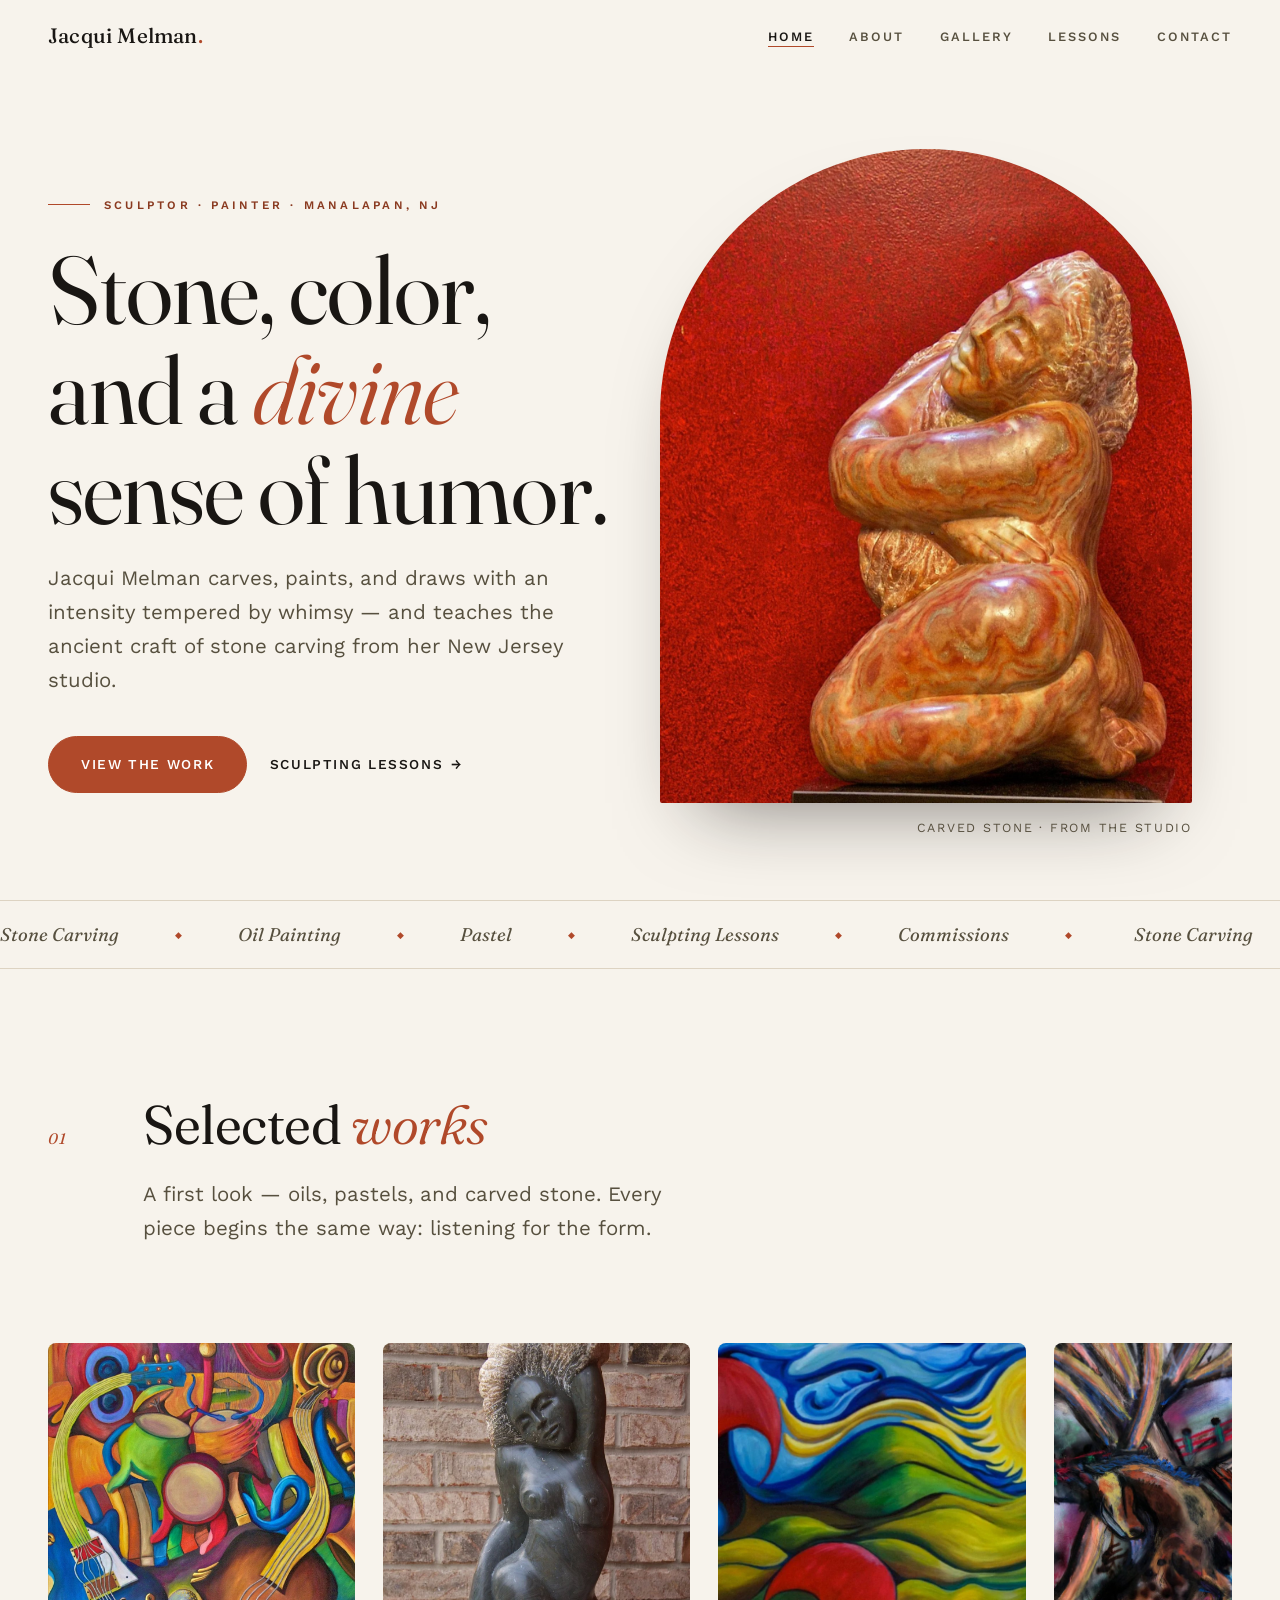
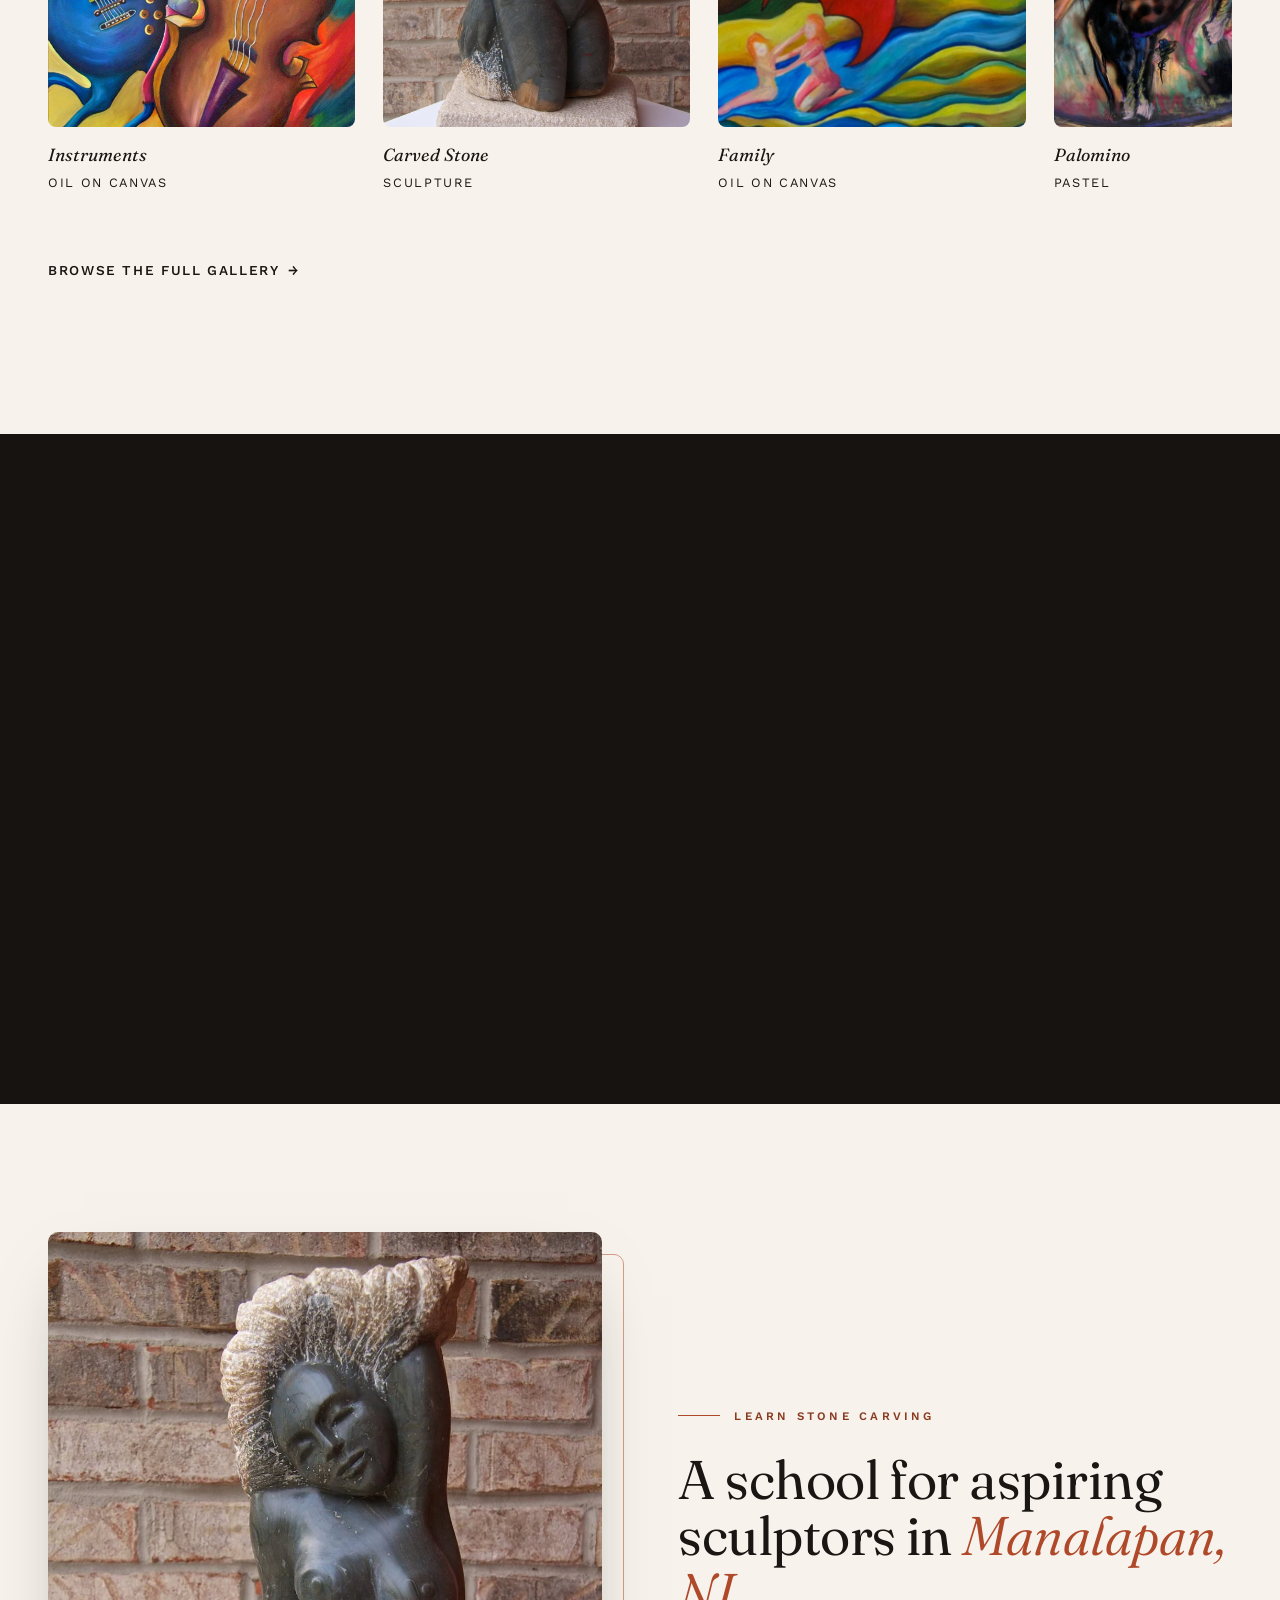
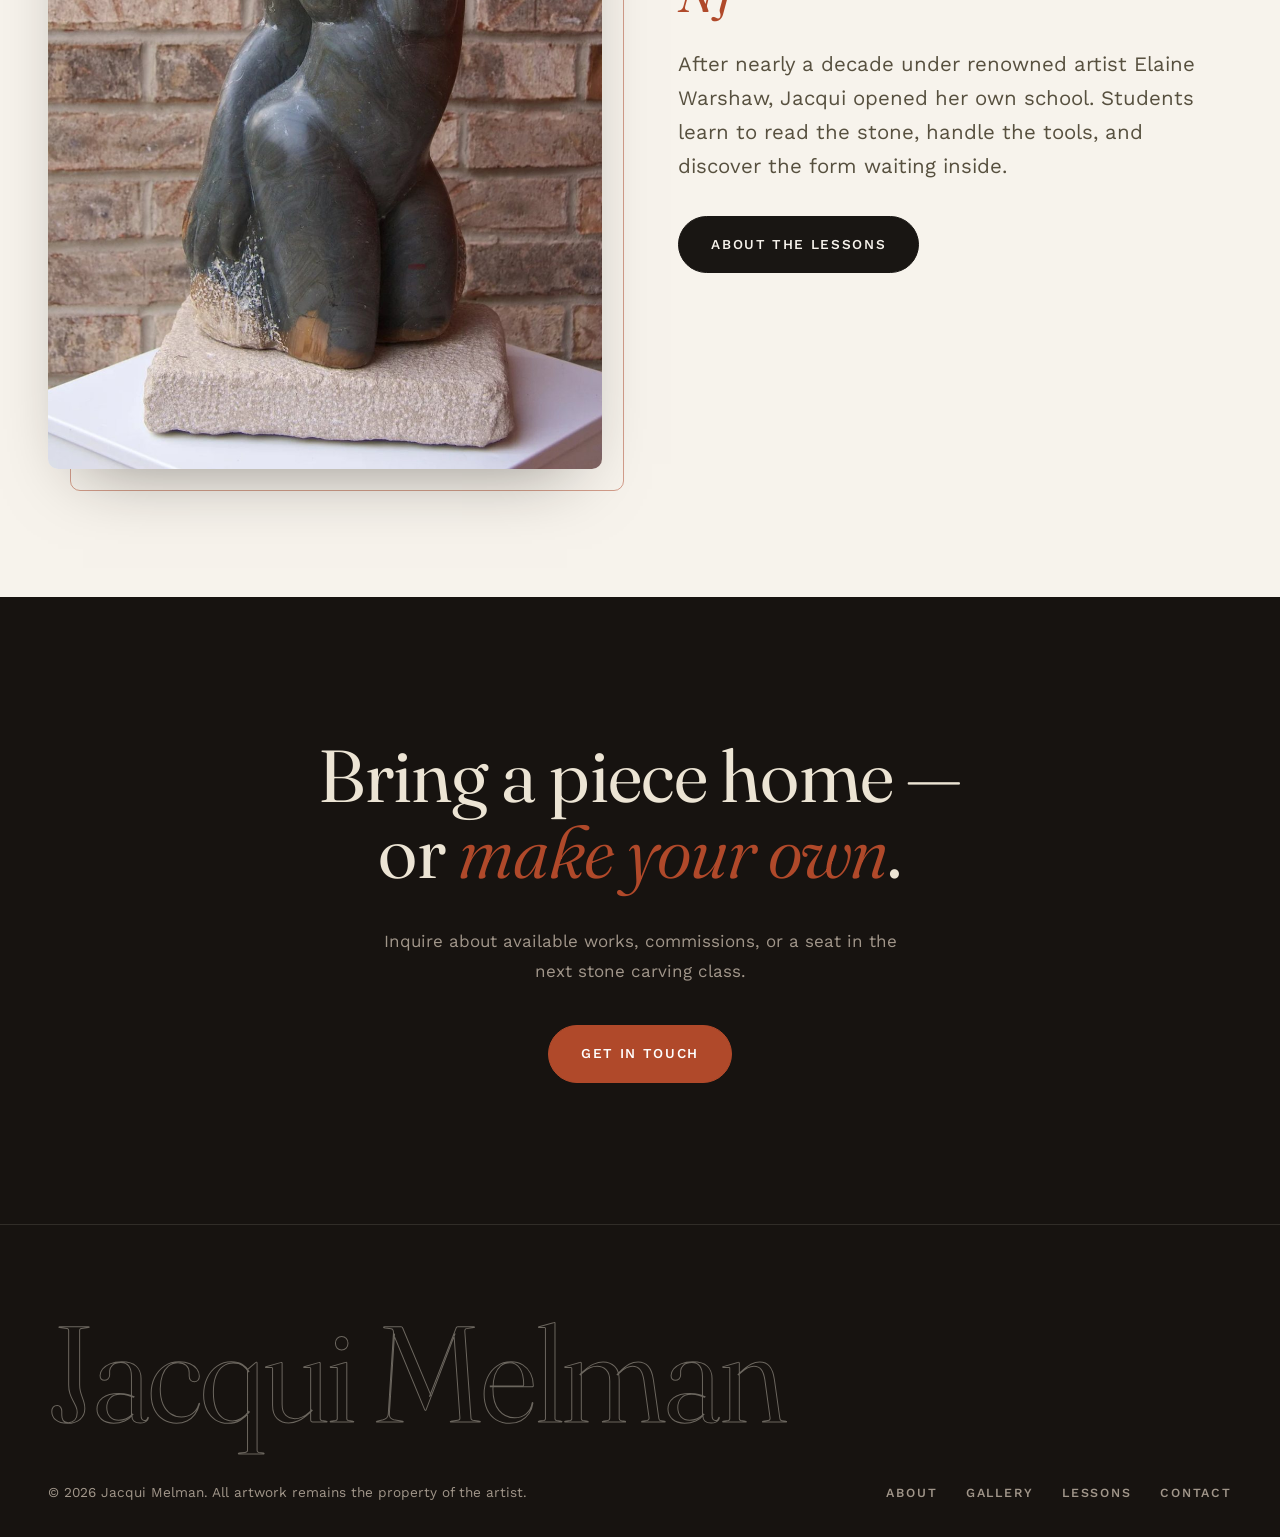
<file: index.html>
<!DOCTYPE html>
<html lang="en">
<head>
  <meta charset="UTF-8">
  <meta name="viewport" content="width=device-width, initial-scale=1.0">
  <title>Jacqui Melman — Sculptor, Painter &amp; NJ Sculpting Lessons</title>
  <meta name="description" content="New Jersey artist Jacqui Melman creates dynamic works in stone, oil, and pastel — and teaches stone carving at her studio in Manalapan, NJ.">
  <link rel="preconnect" href="https://fonts.googleapis.com">
  <link rel="preconnect" href="https://fonts.gstatic.com" crossorigin>
  <link href="https://fonts.googleapis.com/css2?family=Fraunces:ital,opsz,wght@0,9..144,300..600;1,9..144,300..600&family=Work+Sans:wght@300..600&display=swap" rel="stylesheet">
  <link rel="stylesheet" href="css/style.css">
  <link rel="icon" href="data:image/svg+xml,<svg xmlns='http://www.w3.org/2000/svg' viewBox='0 0 100 100'><text y='0.9em' font-size='90'>🎨</text></svg>">
</head>
<body>

<header class="site-header">
  <div class="wrap nav-bar">
    <a class="brand" href="index.html">Jacqui Melman<span class="dot">.</span></a>
    <button class="nav-toggle" aria-expanded="false" aria-controls="nav-menu" aria-label="Toggle navigation"><span></span></button>
    <ul class="nav-links" id="nav-menu">
      <li><a href="index.html" aria-current="page">Home</a></li>
      <li><a href="about.html">About</a></li>
      <li><a href="gallery.html">Gallery</a></li>
      <li><a href="lessons.html">Lessons</a></li>
      <li><a href="contact.html">Contact</a></li>
    </ul>
  </div>
</header>

<main>
  <section class="hero wrap">
    <div class="hero-copy">
      <p class="eyebrow">Sculptor · Painter · Manalapan, NJ</p>
      <h1 class="hero-title">Stone, color, and a <em>divine</em> sense of humor.</h1>
      <p class="lede">Jacqui Melman carves, paints, and draws with an intensity tempered by whimsy — and teaches the ancient craft of stone carving from her New Jersey studio.</p>
      <div class="hero-actions">
        <a class="btn btn-clay" href="gallery.html">View the Work</a>
        <a class="link-arrow" href="lessons.html">Sculpting lessons</a>
      </div>
    </div>
    <figure class="hero-art">
      <img src="images/art/sculpture-figure.jpg" alt="A crouching figure carved by Jacqui Melman in swirled red and amber stone, against a deep red wall" width="1302" height="1600" fetchpriority="high">
      <figcaption>Carved stone · from the studio</figcaption>
    </figure>
  </section>

  <div class="marquee" aria-hidden="true">
    <div class="marquee-track">
      <span>Stone Carving</span><span>Oil Painting</span><span>Pastel</span><span>Sculpting Lessons</span><span>Commissions</span>
      <span>Stone Carving</span><span>Oil Painting</span><span>Pastel</span><span>Sculpting Lessons</span><span>Commissions</span>
    </div>
  </div>

  <section class="section">
    <div class="wrap">
      <div class="section-head reveal">
        <span class="num">01</span>
        <h2>Selected <em>works</em></h2>
        <p class="lede">A first look — oils, pastels, and carved stone. Every piece begins the same way: listening for the form.</p>
      </div>
      <div class="strip reveal">
        <a href="gallery.html">
          <figure>
            <img src="images/art/instruments.jpg" alt="Instruments — a vibrant oil painting of intertwined guitars, drums, and a cello" loading="lazy" width="1062" height="1600">
            <figcaption><strong>Instruments</strong>Oil on Canvas</figcaption>
          </figure>
        </a>
        <a href="gallery.html">
          <figure>
            <img src="images/art/stone-nude.jpg" alt="A female figure carved in gray-green stone with raw-carved hair" loading="lazy" width="1058" height="1600">
            <figcaption><strong>Carved Stone</strong>Sculpture</figcaption>
          </figure>
        </a>
        <a href="gallery.html">
          <figure>
            <img src="images/art/family.jpg" alt="Family — an oil painting of figures in a swirling landscape beneath a radiant sun" loading="lazy" width="1600" height="1082">
            <figcaption><strong>Family</strong>Oil on Canvas</figcaption>
          </figure>
        </a>
        <a href="gallery.html">
          <figure>
            <img src="images/art/palomino.jpg" alt="Palomino — a dynamic pastel of a rearing horse before a farm scene" loading="lazy" width="1249" height="1600">
            <figcaption><strong>Palomino</strong>Pastel</figcaption>
          </figure>
        </a>
        <a href="gallery.html">
          <figure>
            <img src="images/art/cubist-forms.jpg" alt="A large cubist abstract oil painting of interlocking curved and angular forms" loading="lazy" width="1191" height="1600">
            <figcaption><strong>Untitled</strong>Oil on Canvas</figcaption>
          </figure>
        </a>
      </div>
      <p style="margin-top: 2.5rem;"><a class="link-arrow" href="gallery.html">Browse the full gallery</a></p>
    </div>
  </section>

  <section class="section section-dark on-dark">
    <div class="wrap">
      <div class="section-head reveal">
        <span class="num">02</span>
        <h2>Three ways into <em>one vision</em></h2>
      </div>
      <div class="card-grid reveal" style="background: rgba(236,228,212,0.15); border-color: rgba(236,228,212,0.15);">
        <div class="card" style="background: var(--dark-2);">
          <span class="num">I.</span>
          <h3 style="color: var(--on-dark);">Sculpture</h3>
          <p style="color: var(--on-dark-dim);">Inspired by modernism and the stonework of José de Creeft — the most classical thread of the practice. Patient, direct, and alive.</p>
        </div>
        <div class="card" style="background: var(--dark-2);">
          <span class="num">II.</span>
          <h3 style="color: var(--on-dark);">Painting</h3>
          <p style="color: var(--on-dark-dim);">Bold, oversized canvases shaped by cubists like Max Weber and Georges Braque, with the color sense of a lifelong student of the palette.</p>
        </div>
        <div class="card" style="background: var(--dark-2);">
          <span class="num">III.</span>
          <h3 style="color: var(--on-dark);">Pastels &amp; Drawings</h3>
          <p style="color: var(--on-dark-dim);">Expressive works on paper where intensity meets whimsy — the freest, most immediate line of a restless imagination.</p>
        </div>
      </div>
    </div>
  </section>

  <section class="section">
    <div class="wrap split">
      <div class="split-media reveal">
        <img src="images/art/stone-nude.jpg" alt="A female figure carved by Jacqui Melman in gray-green stone with raw-carved hair" width="1058" height="1600" loading="lazy">
      </div>
      <div class="reveal">
        <p class="eyebrow">Learn Stone Carving</p>
        <h2>A school for aspiring sculptors in <em>Manalapan, NJ</em></h2>
        <p class="lede">After nearly a decade under renowned artist Elaine Warshaw, Jacqui opened her own school. Students learn to read the stone, handle the tools, and discover the form waiting inside.</p>
        <p style="margin-top: 2rem;"><a class="btn" href="lessons.html">About the Lessons</a></p>
      </div>
    </div>
  </section>

  <section class="cta-band on-dark">
    <div class="wrap reveal">
      <h2>Bring a piece home —<br>or <em>make your own</em>.</h2>
      <p>Inquire about available works, commissions, or a seat in the next stone carving class.</p>
      <a class="btn btn-clay" href="contact.html">Get in Touch</a>
    </div>
  </section>
</main>

<footer class="site-footer">
  <div class="wrap">
    <p class="footer-name" aria-hidden="true">Jacqui Melman</p>
    <div class="footer-inner">
      <p style="margin: 0;">© <span id="year"></span> Jacqui Melman. All artwork remains the property of the artist.</p>
      <ul class="footer-nav">
        <li><a href="about.html">About</a></li>
        <li><a href="gallery.html">Gallery</a></li>
        <li><a href="lessons.html">Lessons</a></li>
        <li><a href="contact.html">Contact</a></li>
      </ul>
    </div>
  </div>
</footer>

<script src="js/main.js"></script>
</body>
</html>
</file>
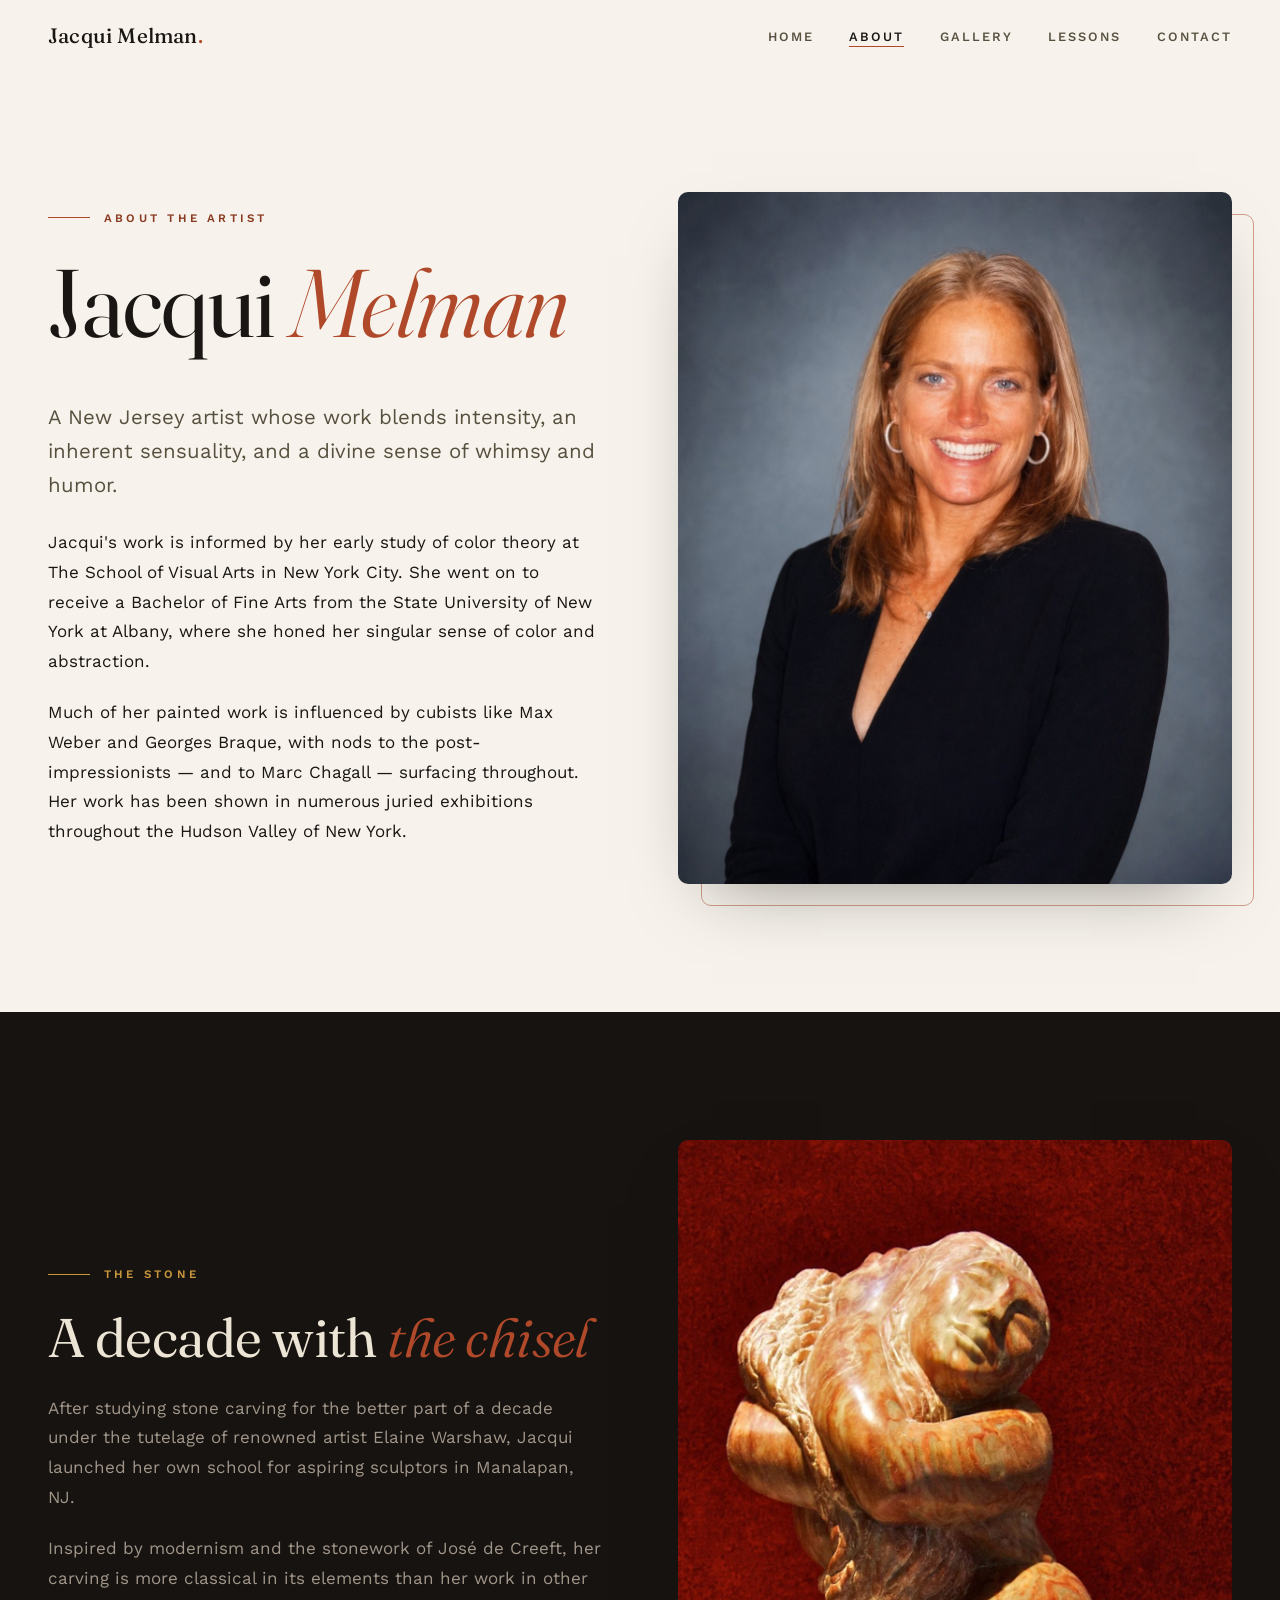
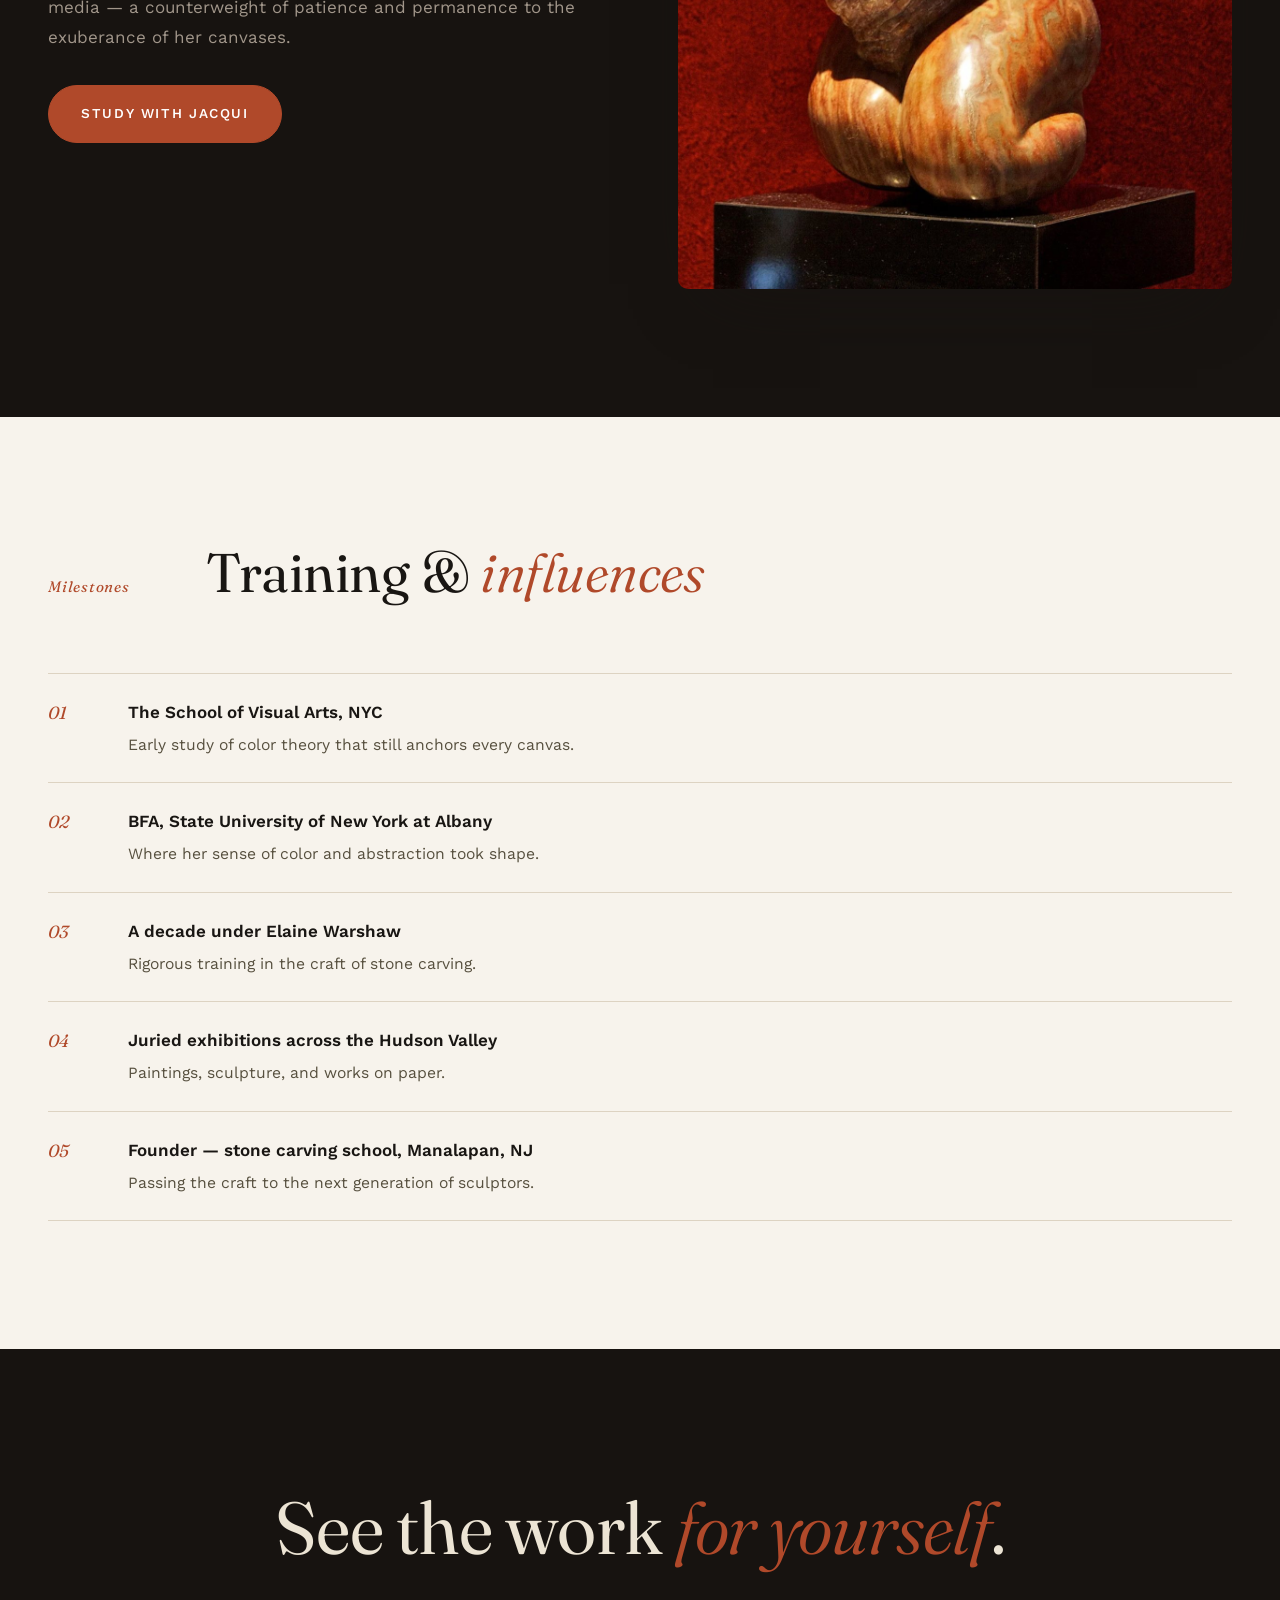
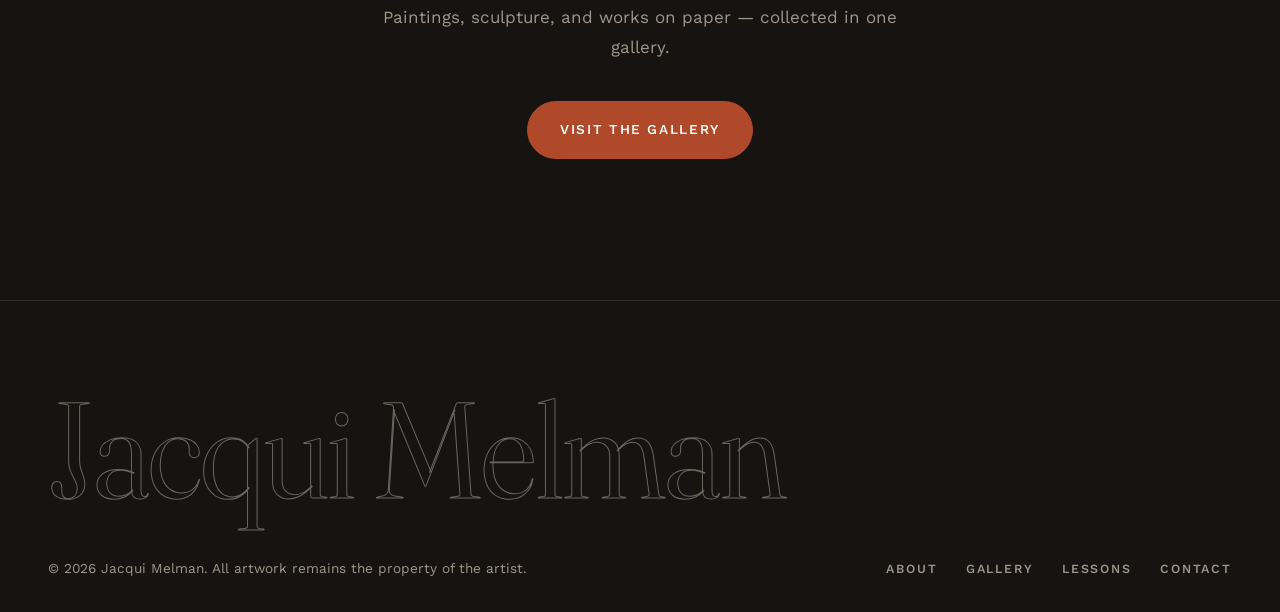
<file: about.html>
<!DOCTYPE html>
<html lang="en">
<head>
  <meta charset="UTF-8">
  <meta name="viewport" content="width=device-width, initial-scale=1.0">
  <title>About — Jacqui Melman</title>
  <meta name="description" content="About New Jersey artist Jacqui Melman: color theory at the School of Visual Arts, a BFA from SUNY Albany, and a decade of stone carving under Elaine Warshaw.">
  <link rel="preconnect" href="https://fonts.googleapis.com">
  <link rel="preconnect" href="https://fonts.gstatic.com" crossorigin>
  <link href="https://fonts.googleapis.com/css2?family=Fraunces:ital,opsz,wght@0,9..144,300..600;1,9..144,300..600&family=Work+Sans:wght@300..600&display=swap" rel="stylesheet">
  <link rel="stylesheet" href="css/style.css">
  <link rel="icon" href="data:image/svg+xml,<svg xmlns='http://www.w3.org/2000/svg' viewBox='0 0 100 100'><text y='0.9em' font-size='90'>🎨</text></svg>">
</head>
<body>

<header class="site-header">
  <div class="wrap nav-bar">
    <a class="brand" href="index.html">Jacqui Melman<span class="dot">.</span></a>
    <button class="nav-toggle" aria-expanded="false" aria-controls="nav-menu" aria-label="Toggle navigation"><span></span></button>
    <ul class="nav-links" id="nav-menu">
      <li><a href="index.html">Home</a></li>
      <li><a href="about.html" aria-current="page">About</a></li>
      <li><a href="gallery.html">Gallery</a></li>
      <li><a href="lessons.html">Lessons</a></li>
      <li><a href="contact.html">Contact</a></li>
    </ul>
  </div>
</header>

<main>
  <section class="section" style="padding-top: clamp(8rem, 16vw, 12rem);">
    <div class="wrap split">
      <div>
        <p class="eyebrow">About the Artist</p>
        <h1>Jacqui <em>Melman</em></h1>
        <p class="lede">A New Jersey artist whose work blends intensity, an inherent sensuality, and a divine sense of whimsy and humor.</p>
        <p>Jacqui's work is informed by her early study of color theory at The School of Visual Arts in New York City. She went on to receive a Bachelor of Fine Arts from the State University of New York at Albany, where she honed her singular sense of color and abstraction.</p>
        <p>Much of her painted work is influenced by cubists like Max Weber and Georges Braque, with nods to the post-impressionists — and to Marc Chagall — surfacing throughout. Her work has been shown in numerous juried exhibitions throughout the Hudson Valley of New York.</p>
      </div>
      <div class="split-media reveal">
        <img src="images/art/portrait.jpg" alt="Portrait of artist Jacqui Melman" width="1122" height="1402">
      </div>
    </div>
  </section>

  <section class="section section-dark on-dark">
    <div class="wrap split rev">
      <div>
        <p class="eyebrow">The Stone</p>
        <h2>A decade with <em>the chisel</em></h2>
        <p style="color: var(--on-dark-dim);">After studying stone carving for the better part of a decade under the tutelage of renowned artist Elaine Warshaw, Jacqui launched her own school for aspiring sculptors in Manalapan, NJ.</p>
        <p style="color: var(--on-dark-dim);">Inspired by modernism and the stonework of José de Creeft, her carving is more classical in its elements than her work in other media — a counterweight of patience and permanence to the exuberance of her canvases.</p>
        <p style="margin-top: 2rem;"><a class="btn btn-clay" href="lessons.html">Study with Jacqui</a></p>
      </div>
      <div class="split-media reveal">
        <img src="images/art/sculpture-figure-2.jpg" alt="A kneeling figure carved by Jacqui Melman in swirled red and amber stone, hair cascading over crossed arms" width="1183" height="1600" loading="lazy">
      </div>
    </div>
  </section>

  <section class="section">
    <div class="wrap">
      <div class="section-head reveal">
        <span class="num">Milestones</span>
        <h2>Training &amp; <em>influences</em></h2>
      </div>
      <ol class="milestones reveal">
        <li><div><strong>The School of Visual Arts, NYC</strong><p>Early study of color theory that still anchors every canvas.</p></div></li>
        <li><div><strong>BFA, State University of New York at Albany</strong><p>Where her sense of color and abstraction took shape.</p></div></li>
        <li><div><strong>A decade under Elaine Warshaw</strong><p>Rigorous training in the craft of stone carving.</p></div></li>
        <li><div><strong>Juried exhibitions across the Hudson Valley</strong><p>Paintings, sculpture, and works on paper.</p></div></li>
        <li><div><strong>Founder — stone carving school, Manalapan, NJ</strong><p>Passing the craft to the next generation of sculptors.</p></div></li>
      </ol>
    </div>
  </section>

  <section class="cta-band on-dark">
    <div class="wrap reveal">
      <h2>See the work <em>for yourself</em>.</h2>
      <p>Paintings, sculpture, and works on paper — collected in one gallery.</p>
      <a class="btn btn-clay" href="gallery.html">Visit the Gallery</a>
    </div>
  </section>
</main>

<footer class="site-footer">
  <div class="wrap">
    <p class="footer-name" aria-hidden="true">Jacqui Melman</p>
    <div class="footer-inner">
      <p style="margin: 0;">© <span id="year"></span> Jacqui Melman. All artwork remains the property of the artist.</p>
      <ul class="footer-nav">
        <li><a href="about.html">About</a></li>
        <li><a href="gallery.html">Gallery</a></li>
        <li><a href="lessons.html">Lessons</a></li>
        <li><a href="contact.html">Contact</a></li>
      </ul>
    </div>
  </div>
</footer>

<script src="js/main.js"></script>
</body>
</html>
</file>
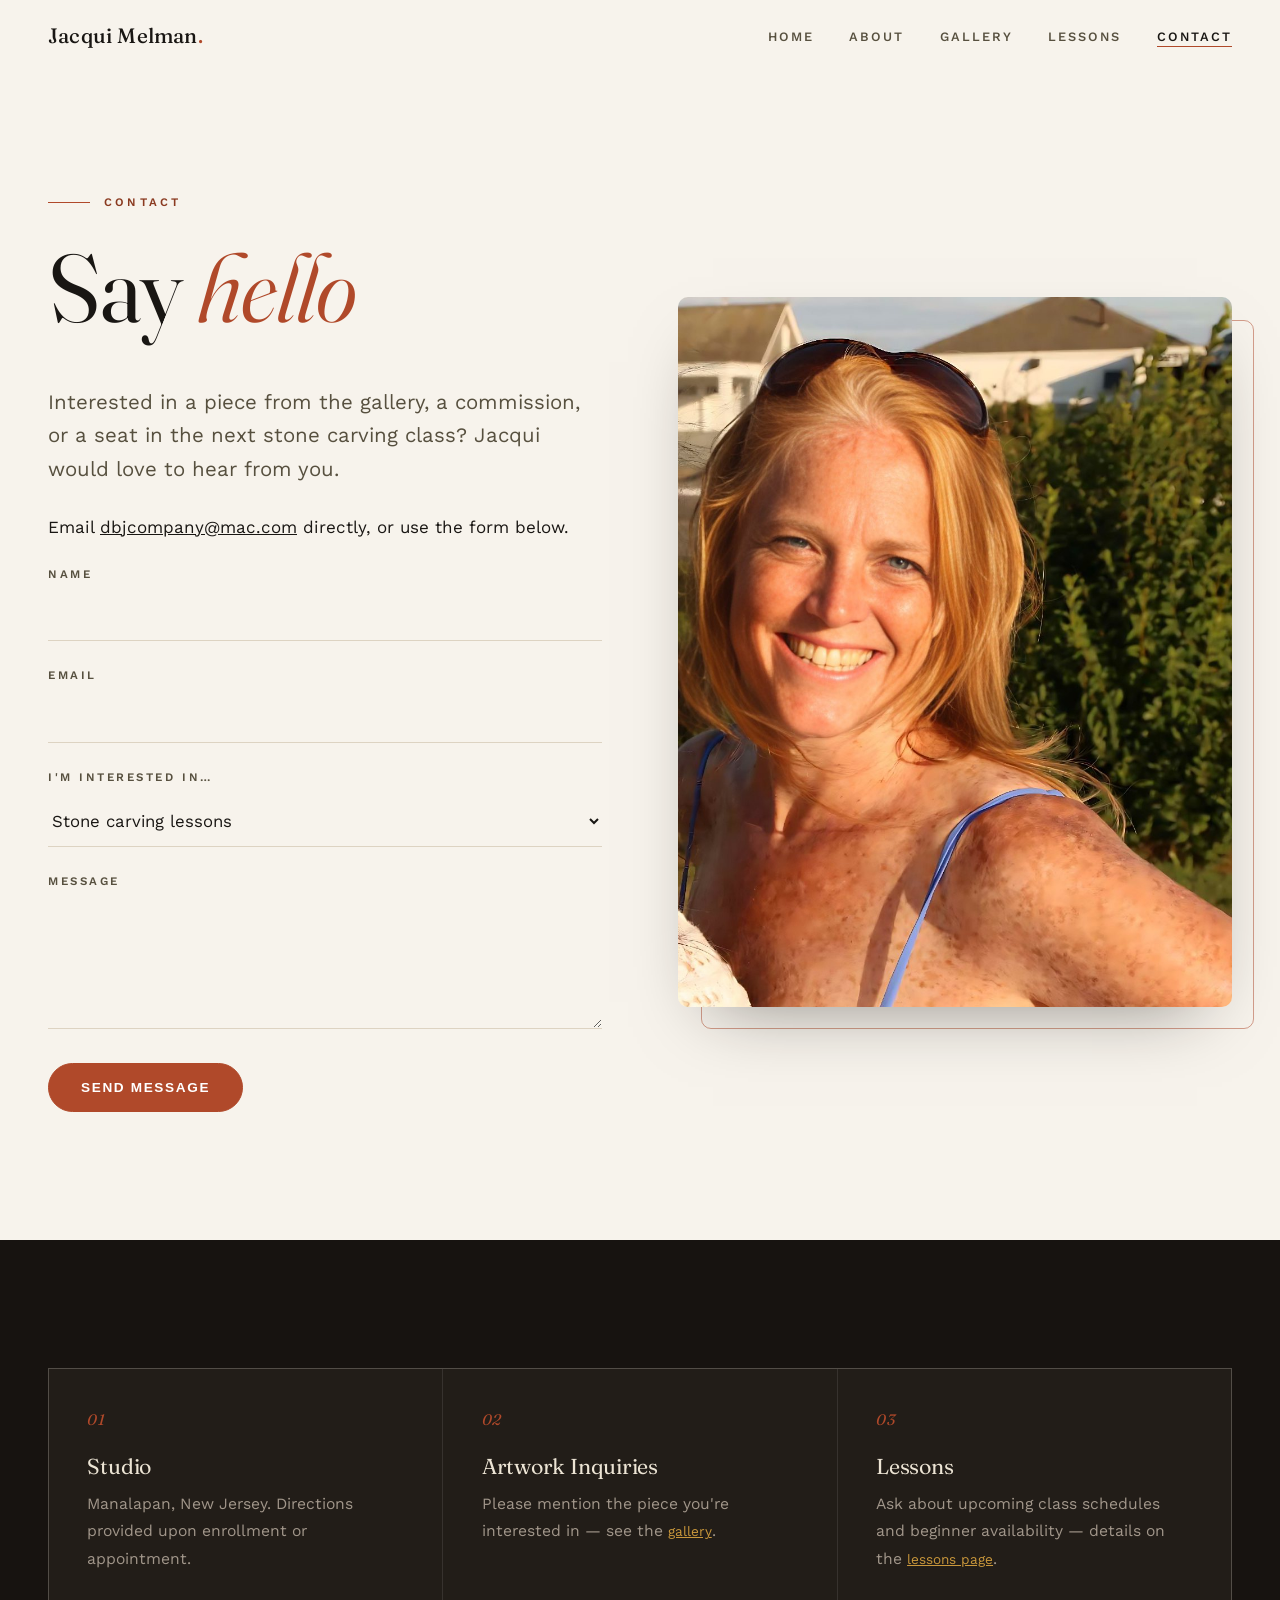
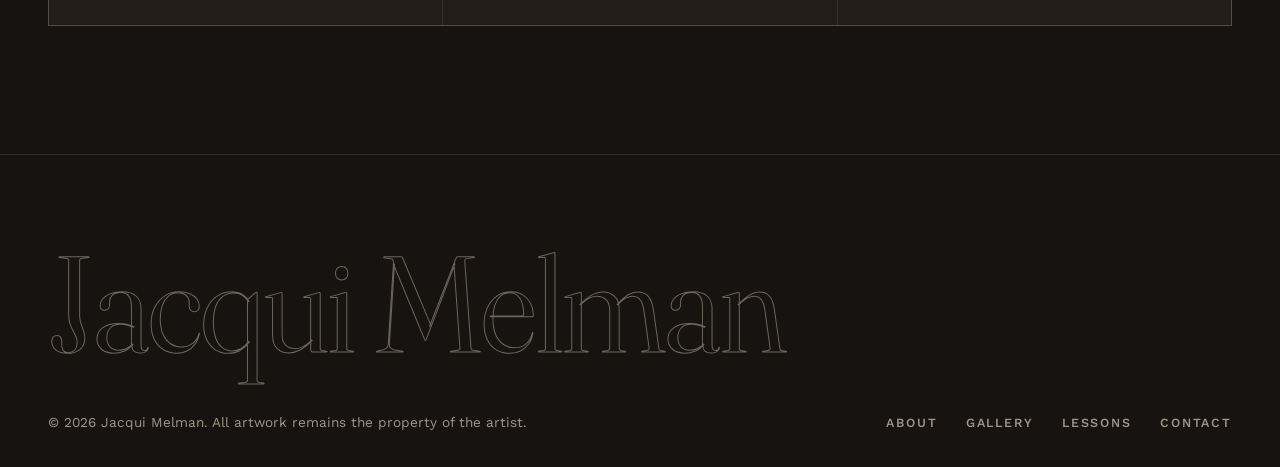
<file: contact.html>
<!DOCTYPE html>
<html lang="en">
<head>
  <meta charset="UTF-8">
  <meta name="viewport" content="width=device-width, initial-scale=1.0">
  <title>Contact — Jacqui Melman</title>
  <meta name="description" content="Contact New Jersey artist Jacqui Melman about artwork, commissions, or stone carving lessons in Manalapan, NJ.">
  <link rel="preconnect" href="https://fonts.googleapis.com">
  <link rel="preconnect" href="https://fonts.gstatic.com" crossorigin>
  <link href="https://fonts.googleapis.com/css2?family=Fraunces:ital,opsz,wght@0,9..144,300..600;1,9..144,300..600&family=Work+Sans:wght@300..600&display=swap" rel="stylesheet">
  <link rel="stylesheet" href="css/style.css">
  <link rel="icon" href="data:image/svg+xml,<svg xmlns='http://www.w3.org/2000/svg' viewBox='0 0 100 100'><text y='0.9em' font-size='90'>🎨</text></svg>">
</head>
<body>

<header class="site-header">
  <div class="wrap nav-bar">
    <a class="brand" href="index.html">Jacqui Melman<span class="dot">.</span></a>
    <button class="nav-toggle" aria-expanded="false" aria-controls="nav-menu" aria-label="Toggle navigation"><span></span></button>
    <ul class="nav-links" id="nav-menu">
      <li><a href="index.html">Home</a></li>
      <li><a href="about.html">About</a></li>
      <li><a href="gallery.html">Gallery</a></li>
      <li><a href="lessons.html">Lessons</a></li>
      <li><a href="contact.html" aria-current="page">Contact</a></li>
    </ul>
  </div>
</header>

<main>
  <section class="section" style="padding-top: clamp(8rem, 16vw, 12rem);">
    <div class="wrap split">
      <div>
        <p class="eyebrow">Contact</p>
        <h1>Say <em>hello</em></h1>
        <p class="lede">Interested in a piece from the gallery, a commission, or a seat in the next stone carving class? Jacqui would love to hear from you.</p>
        <p>Email <a href="mailto:dbjcompany@mac.com">dbjcompany@mac.com</a> directly, or use the form below.</p>

        <!-- The form opens the visitor's mail client addressed to the studio.
             To send silently from the page instead, point it at a form endpoint
             (e.g. Formspree: action="https://formspree.io/f/YOUR_FORM_ID" method="POST"). -->
        <form class="contact-form" action="#" method="POST" data-form-placeholder>
          <div>
            <label for="name">Name</label>
            <input type="text" id="name" name="name" autocomplete="name" required>
          </div>
          <div>
            <label for="email">Email</label>
            <input type="email" id="email" name="email" autocomplete="email" required>
          </div>
          <div>
            <label for="topic">I'm interested in…</label>
            <select id="topic" name="topic">
              <option value="lessons">Stone carving lessons</option>
              <option value="artwork">Purchasing artwork</option>
              <option value="commission">A commission</option>
              <option value="other">Something else</option>
            </select>
          </div>
          <div>
            <label for="message">Message</label>
            <textarea id="message" name="message" rows="5" required></textarea>
          </div>
          <div>
            <button class="btn btn-clay" type="submit">Send Message</button>
          </div>
          <p class="form-note" data-form-note hidden></p>
        </form>
      </div>
      <div class="split-media reveal">
        <img src="images/art/jacqui-outdoors.jpg" alt="Jacqui Melman smiling outdoors in the sunshine" width="986" height="1264">
      </div>
    </div>
  </section>

  <section class="section section-dark on-dark">
    <div class="wrap">
      <div class="card-grid reveal" style="background: rgba(236,228,212,0.15); border-color: rgba(236,228,212,0.15);">
        <div class="card" style="background: var(--dark-2);">
          <span class="num">01</span>
          <h3 style="color: var(--on-dark);">Studio</h3>
          <p style="color: var(--on-dark-dim);">Manalapan, New Jersey. Directions provided upon enrollment or appointment.</p>
        </div>
        <div class="card" style="background: var(--dark-2);">
          <span class="num">02</span>
          <h3 style="color: var(--on-dark);">Artwork Inquiries</h3>
          <p style="color: var(--on-dark-dim);">Please mention the piece you're interested in — see the <a href="gallery.html" style="color: var(--gold);">gallery</a>.</p>
        </div>
        <div class="card" style="background: var(--dark-2);">
          <span class="num">03</span>
          <h3 style="color: var(--on-dark);">Lessons</h3>
          <p style="color: var(--on-dark-dim);">Ask about upcoming class schedules and beginner availability — details on the <a href="lessons.html" style="color: var(--gold);">lessons page</a>.</p>
        </div>
      </div>
    </div>
  </section>
</main>

<footer class="site-footer">
  <div class="wrap">
    <p class="footer-name" aria-hidden="true">Jacqui Melman</p>
    <div class="footer-inner">
      <p style="margin: 0;">© <span id="year"></span> Jacqui Melman. All artwork remains the property of the artist.</p>
      <ul class="footer-nav">
        <li><a href="about.html">About</a></li>
        <li><a href="gallery.html">Gallery</a></li>
        <li><a href="lessons.html">Lessons</a></li>
        <li><a href="contact.html">Contact</a></li>
      </ul>
    </div>
  </div>
</footer>

<script src="js/main.js"></script>
</body>
</html>
</file>
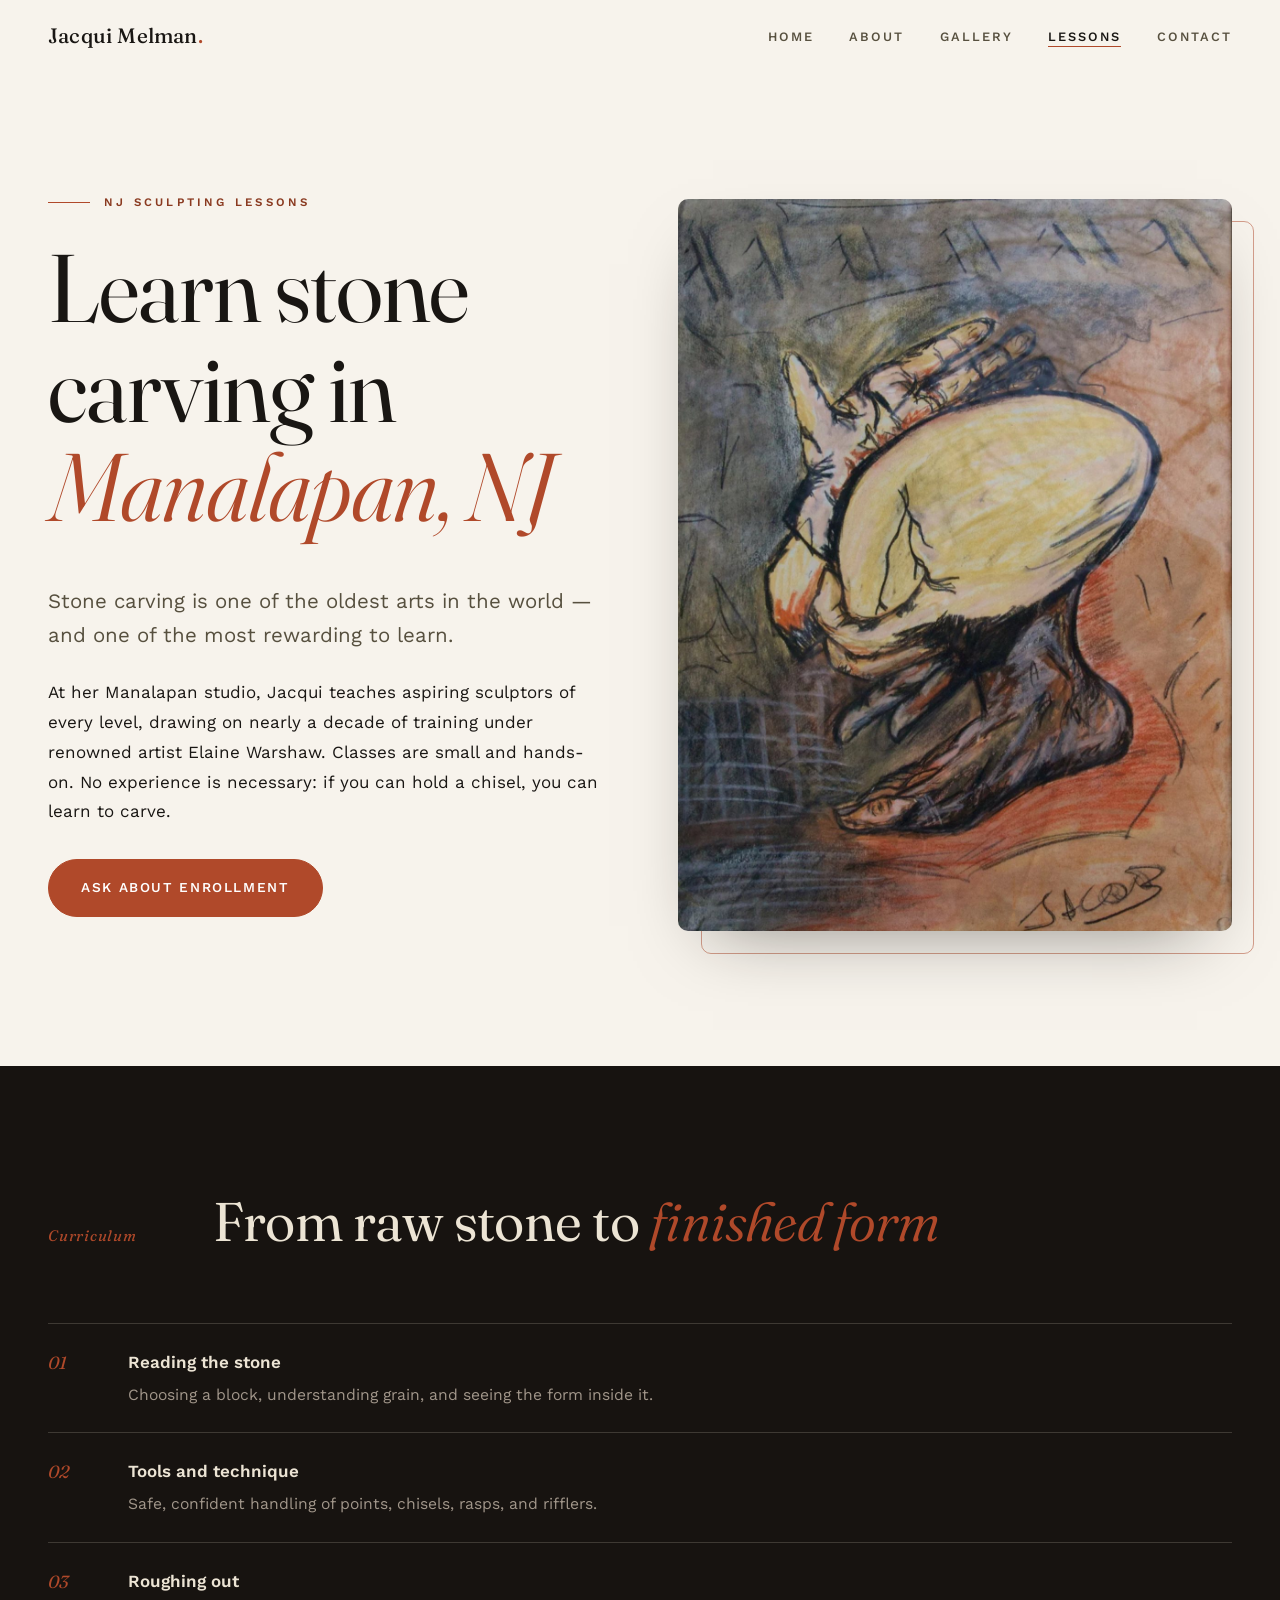
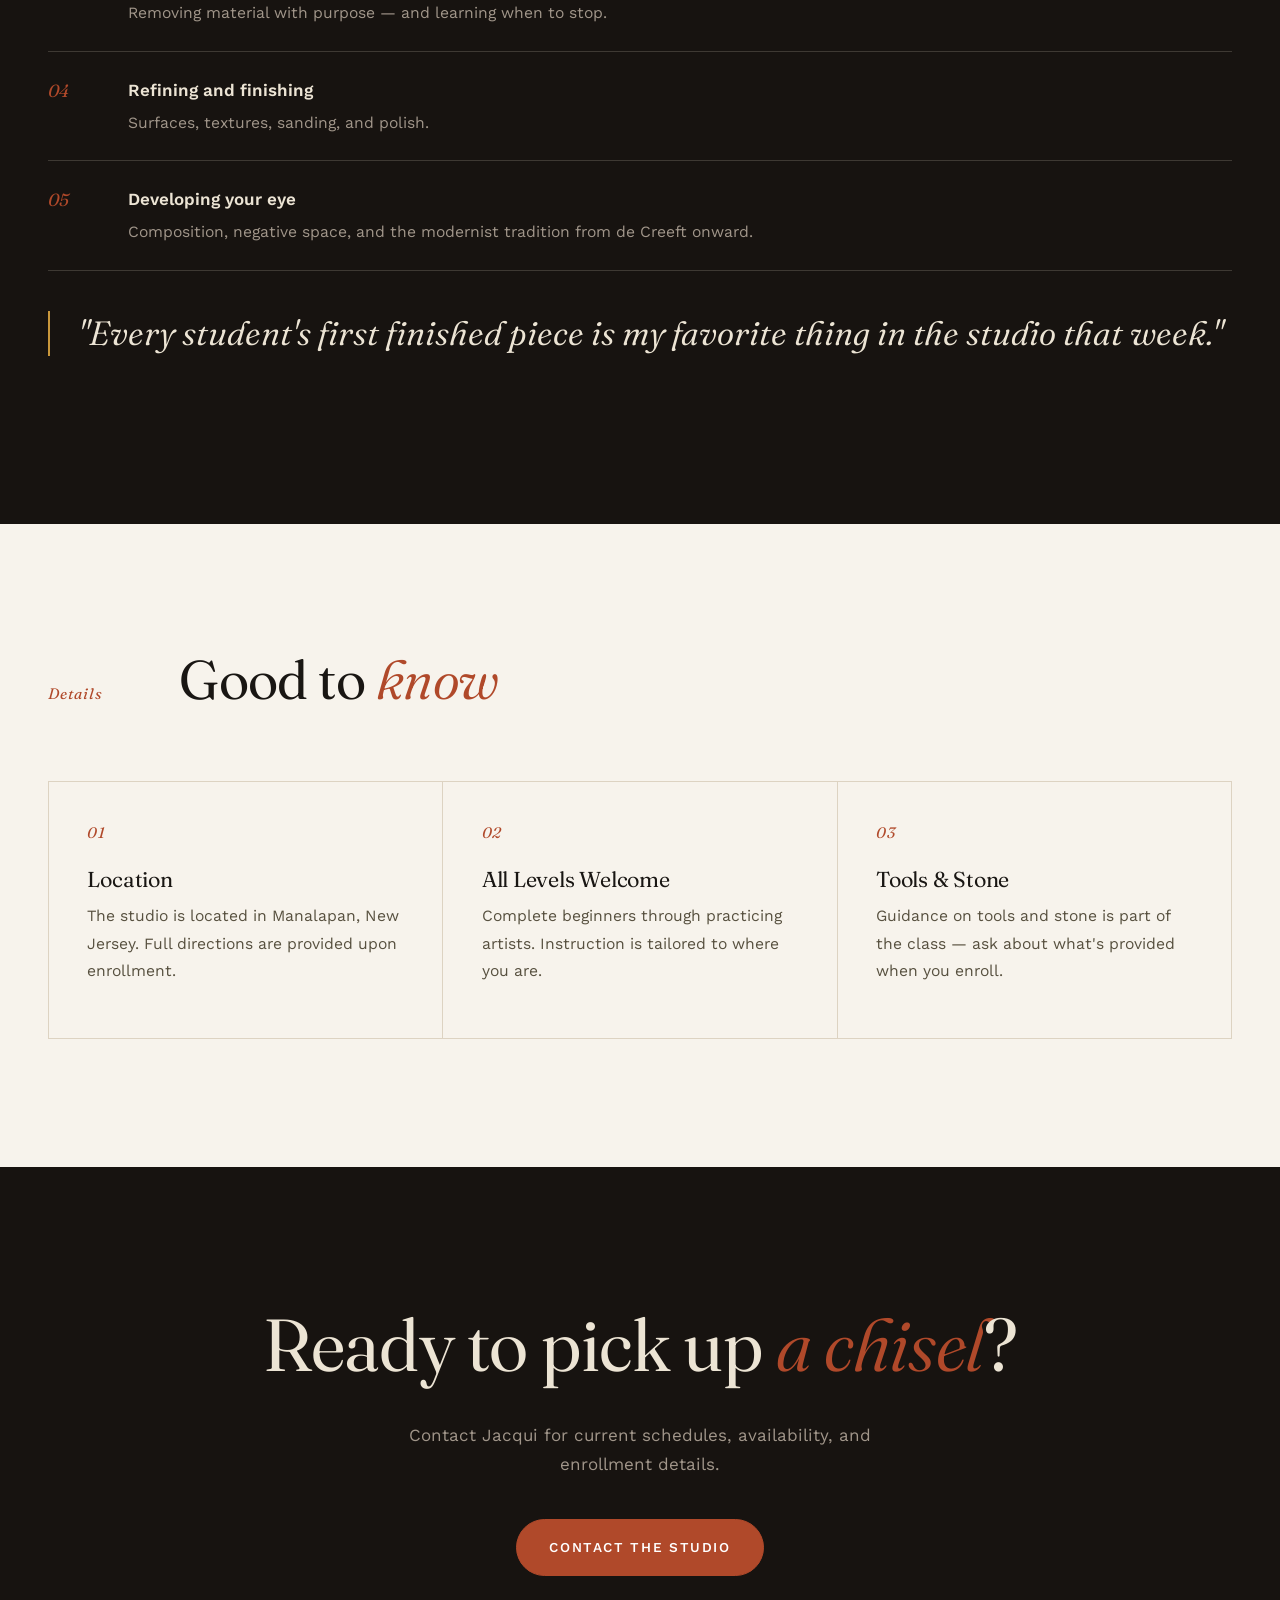
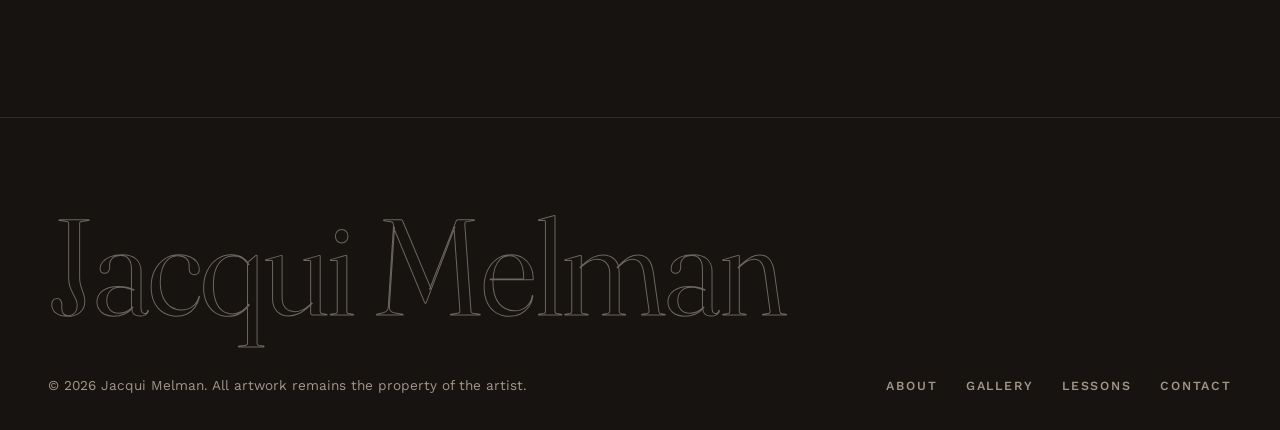
<file: lessons.html>
<!DOCTYPE html>
<html lang="en">
<head>
  <meta charset="UTF-8">
  <meta name="viewport" content="width=device-width, initial-scale=1.0">
  <title>Stone Carving Lessons in Manalapan, NJ — Jacqui Melman</title>
  <meta name="description" content="Learn stone carving in Manalapan, New Jersey. Jacqui Melman teaches small, hands-on sculpting classes for beginners and experienced students alike.">
  <link rel="preconnect" href="https://fonts.googleapis.com">
  <link rel="preconnect" href="https://fonts.gstatic.com" crossorigin>
  <link href="https://fonts.googleapis.com/css2?family=Fraunces:ital,opsz,wght@0,9..144,300..600;1,9..144,300..600&family=Work+Sans:wght@300..600&display=swap" rel="stylesheet">
  <link rel="stylesheet" href="css/style.css">
  <link rel="icon" href="data:image/svg+xml,<svg xmlns='http://www.w3.org/2000/svg' viewBox='0 0 100 100'><text y='0.9em' font-size='90'>🎨</text></svg>">
</head>
<body>

<header class="site-header">
  <div class="wrap nav-bar">
    <a class="brand" href="index.html">Jacqui Melman<span class="dot">.</span></a>
    <button class="nav-toggle" aria-expanded="false" aria-controls="nav-menu" aria-label="Toggle navigation"><span></span></button>
    <ul class="nav-links" id="nav-menu">
      <li><a href="index.html">Home</a></li>
      <li><a href="about.html">About</a></li>
      <li><a href="gallery.html">Gallery</a></li>
      <li><a href="lessons.html" aria-current="page">Lessons</a></li>
      <li><a href="contact.html">Contact</a></li>
    </ul>
  </div>
</header>

<main>
  <section class="section" style="padding-top: clamp(8rem, 16vw, 12rem);">
    <div class="wrap split">
      <div>
        <p class="eyebrow">NJ Sculpting Lessons</p>
        <h1>Learn stone carving in <em>Manalapan, NJ</em></h1>
        <p class="lede">Stone carving is one of the oldest arts in the world — and one of the most rewarding to learn.</p>
        <p>At her Manalapan studio, Jacqui teaches aspiring sculptors of every level, drawing on nearly a decade of training under renowned artist Elaine Warshaw. Classes are small and hands-on. No experience is necessary: if you can hold a chisel, you can learn to carve.</p>
        <p style="margin-top: 2rem;"><a class="btn btn-clay" href="contact.html">Ask About Enrollment</a></p>
      </div>
      <div class="split-media reveal">
        <img src="images/art/crouched-figure.jpg" alt="An expressive charcoal and pastel drawing by Jacqui Melman of a crouched figure" width="1209" height="1600">
      </div>
    </div>
  </section>

  <section class="section section-dark on-dark">
    <div class="wrap">
      <div class="section-head reveal">
        <span class="num">Curriculum</span>
        <h2>From raw stone to <em>finished form</em></h2>
      </div>
      <ol class="milestones reveal" style="--line: rgba(236,228,212,0.18);">
        <li><div><strong>Reading the stone</strong><p style="color: var(--on-dark-dim);">Choosing a block, understanding grain, and seeing the form inside it.</p></div></li>
        <li><div><strong>Tools and technique</strong><p style="color: var(--on-dark-dim);">Safe, confident handling of points, chisels, rasps, and rifflers.</p></div></li>
        <li><div><strong>Roughing out</strong><p style="color: var(--on-dark-dim);">Removing material with purpose — and learning when to stop.</p></div></li>
        <li><div><strong>Refining and finishing</strong><p style="color: var(--on-dark-dim);">Surfaces, textures, sanding, and polish.</p></div></li>
        <li><div><strong>Developing your eye</strong><p style="color: var(--on-dark-dim);">Composition, negative space, and the modernist tradition from de Creeft onward.</p></div></li>
      </ol>
      <blockquote class="pull" style="border-color: var(--gold);">"Every student's first finished piece is my favorite thing in the studio that week."</blockquote>
    </div>
  </section>

  <section class="section">
    <div class="wrap">
      <div class="section-head reveal">
        <span class="num">Details</span>
        <h2>Good to <em>know</em></h2>
      </div>
      <div class="card-grid reveal">
        <div class="card">
          <span class="num">01</span>
          <h3>Location</h3>
          <p>The studio is located in Manalapan, New Jersey. Full directions are provided upon enrollment.</p>
        </div>
        <div class="card">
          <span class="num">02</span>
          <h3>All Levels Welcome</h3>
          <p>Complete beginners through practicing artists. Instruction is tailored to where you are.</p>
        </div>
        <div class="card">
          <span class="num">03</span>
          <h3>Tools &amp; Stone</h3>
          <p>Guidance on tools and stone is part of the class — ask about what's provided when you enroll.</p>
        </div>
      </div>
    </div>
  </section>

  <section class="cta-band on-dark">
    <div class="wrap reveal">
      <h2>Ready to pick up <em>a chisel</em>?</h2>
      <p>Contact Jacqui for current schedules, availability, and enrollment details.</p>
      <a class="btn btn-clay" href="contact.html">Contact the Studio</a>
    </div>
  </section>
</main>

<footer class="site-footer">
  <div class="wrap">
    <p class="footer-name" aria-hidden="true">Jacqui Melman</p>
    <div class="footer-inner">
      <p style="margin: 0;">© <span id="year"></span> Jacqui Melman. All artwork remains the property of the artist.</p>
      <ul class="footer-nav">
        <li><a href="about.html">About</a></li>
        <li><a href="gallery.html">Gallery</a></li>
        <li><a href="lessons.html">Lessons</a></li>
        <li><a href="contact.html">Contact</a></li>
      </ul>
    </div>
  </div>
</footer>

<script src="js/main.js"></script>
</body>
</html>
</file>
<file: css/style.css>
/* ==========================================================================
   jacquimelman.com
   Editorial design system: warm paper, deep ink, terracotta clay accent.
   Display: Fraunces (optical serif) · Body: Work Sans
   ========================================================================== */

:root {
  --paper: #f7f3ec;
  --paper-warm: #efe7da;
  --ink: #191613;
  --ink-2: #57503f;
  --line: #ddd3c2;
  --clay: #b0492a;
  --clay-deep: #8a3a20;
  --gold: #c9973b;
  --dark: #171310;
  --dark-2: #221d18;
  --on-dark: #ece4d4;
  --on-dark-dim: #a1968a;
  --max: 84rem;
  --gutter: clamp(1.25rem, 4vw, 3rem);
  --font-display: "Fraunces", "Georgia", serif;
  --font-body: "Work Sans", "Helvetica Neue", Arial, sans-serif;
}

* { box-sizing: border-box; }

html { scroll-behavior: smooth; }

body {
  margin: 0;
  font-family: var(--font-body);
  font-size: 1.0625rem;
  font-weight: 400;
  line-height: 1.75;
  color: var(--ink);
  background: var(--paper);
  -webkit-font-smoothing: antialiased;
}

::selection { background: var(--clay); color: #fff; }

img { max-width: 100%; height: auto; display: block; }

a { color: inherit; }

h1, h2, h3 {
  font-family: var(--font-display);
  font-weight: 380;
  line-height: 1.04;
  letter-spacing: -0.01em;
  margin: 0 0 0.5em;
}

h1 { font-size: clamp(2.9rem, 7.5vw, 6rem); }
h2 { font-size: clamp(2rem, 4.6vw, 3.4rem); }
h3 { font-size: 1.35rem; line-height: 1.25; }

em, .accent-i {
  font-style: italic;
  font-weight: 340;
  color: var(--clay);
}

p { margin: 0 0 1.25em; }

.wrap { width: min(var(--max), 100% - 2 * var(--gutter)); margin-inline: auto; }

/* ------------------------------------------------------------------ type */

.eyebrow {
  display: flex;
  align-items: center;
  gap: 0.9rem;
  font-size: 0.72rem;
  font-weight: 600;
  letter-spacing: 0.28em;
  text-transform: uppercase;
  color: var(--clay-deep);
  margin-bottom: 1.6rem;
}

.eyebrow::before {
  content: "";
  width: 2.6rem;
  height: 1px;
  background: var(--clay);
  flex: none;
}

.on-dark .eyebrow { color: var(--gold); }
.on-dark .eyebrow::before { background: var(--gold); }

.lede {
  font-size: clamp(1.1rem, 1.6vw, 1.3rem);
  line-height: 1.65;
  color: var(--ink-2);
  max-width: 36rem;
}

.num {
  font-family: var(--font-display);
  font-style: italic;
  font-size: 0.95rem;
  color: var(--clay);
  letter-spacing: 0.05em;
}

/* ------------------------------------------------------------- header */

.site-header {
  position: fixed;
  inset: 0 0 auto 0;
  z-index: 90;
  transition: background 0.35s ease, box-shadow 0.35s ease;
}

.site-header.scrolled {
  background: rgba(247, 243, 236, 0.88);
  backdrop-filter: blur(14px);
  box-shadow: 0 1px 0 var(--line);
}

.nav-bar {
  display: flex;
  align-items: center;
  justify-content: space-between;
  padding: 1.1rem 0;
}

.brand {
  font-family: var(--font-display);
  font-size: 1.3rem;
  font-weight: 460;
  letter-spacing: 0.01em;
  text-decoration: none;
  color: var(--ink);
  z-index: 110;
  position: relative;
}

.brand .dot { color: var(--clay); }

.nav-links {
  display: flex;
  gap: 2.2rem;
  list-style: none;
  margin: 0;
  padding: 0;
}

.nav-links a {
  font-size: 0.8rem;
  font-weight: 550;
  letter-spacing: 0.16em;
  text-transform: uppercase;
  text-decoration: none;
  color: var(--ink-2);
  position: relative;
  padding: 0.2rem 0;
}

.nav-links a::after {
  content: "";
  position: absolute;
  left: 0;
  bottom: 0;
  width: 100%;
  height: 1.5px;
  background: var(--clay);
  transform: scaleX(0);
  transform-origin: right;
  transition: transform 0.3s ease;
}

.nav-links a:hover::after,
.nav-links a[aria-current="page"]::after {
  transform: scaleX(1);
  transform-origin: left;
}

.nav-links a[aria-current="page"] { color: var(--ink); }

.nav-toggle {
  display: none;
  z-index: 110;
  position: relative;
  background: none;
  border: 0;
  width: 2.6rem;
  height: 2.6rem;
  cursor: pointer;
  padding: 0;
}

.nav-toggle span,
.nav-toggle span::before,
.nav-toggle span::after {
  content: "";
  display: block;
  width: 1.7rem;
  height: 2px;
  background: var(--ink);
  margin-inline: auto;
  position: relative;
  transition: transform 0.3s ease, opacity 0.3s ease;
}

.nav-toggle span::before { position: absolute; top: -7px; }
.nav-toggle span::after { position: absolute; top: 7px; }

.nav-open .nav-toggle span { background: transparent; }
.nav-open .nav-toggle span::before { transform: translateY(7px) rotate(45deg); }
.nav-open .nav-toggle span::after { transform: translateY(-7px) rotate(-45deg); }

@media (max-width: 52rem) {
  .nav-toggle { display: block; }

  .nav-links {
    position: fixed;
    inset: 0;
    z-index: 100;
    flex-direction: column;
    justify-content: center;
    gap: 0.4rem;
    padding: 0 var(--gutter);
    background: var(--paper);
    visibility: hidden;
    opacity: 0;
    transition: opacity 0.3s ease, visibility 0.3s ease;
  }

  .nav-open .nav-links { visibility: visible; opacity: 1; }
  .nav-open { overflow: hidden; }

  .nav-links a {
    font-family: var(--font-display);
    font-size: clamp(2.2rem, 9vw, 3.4rem);
    font-weight: 380;
    letter-spacing: 0;
    text-transform: none;
    color: var(--ink);
    display: inline-block;
    padding: 0.35rem 0;
  }

  .nav-links a::after { height: 2px; bottom: 0.4rem; }
}

/* --------------------------------------------------------------- hero */

.hero {
  min-height: 100svh;
  display: grid;
  grid-template-columns: 1.05fr 0.95fr;
  align-items: center;
  gap: clamp(2rem, 5vw, 5rem);
  padding-top: 5.5rem;
}

.hero-title {
  margin-bottom: 1.4rem;
}

.hero-actions {
  display: flex;
  flex-wrap: wrap;
  align-items: center;
  gap: 1.4rem;
  margin-top: 2.4rem;
}

.hero-art {
  position: relative;
  justify-self: end;
  width: min(100%, 34rem);
}

.hero-art img {
  border-radius: 100em 100em 12px 12px;
  box-shadow: 0 40px 80px -40px rgba(23, 19, 16, 0.55);
}

.hero-art figcaption {
  margin-top: 0.9rem;
  font-size: 0.78rem;
  letter-spacing: 0.14em;
  text-transform: uppercase;
  color: var(--ink-2);
  text-align: right;
}

@media (max-width: 52rem) {
  .hero { grid-template-columns: 1fr; min-height: 0; padding-top: 7rem; padding-bottom: 3rem; }
  .hero-art { justify-self: center; }
}

/* ------------------------------------------------------------ buttons */

.btn {
  display: inline-flex;
  align-items: center;
  gap: 0.6rem;
  padding: 1rem 2rem;
  border-radius: 999px;
  background: var(--ink);
  color: var(--paper);
  font-size: 0.85rem;
  font-weight: 550;
  letter-spacing: 0.12em;
  text-transform: uppercase;
  text-decoration: none;
  border: 1.5px solid var(--ink);
  transition: background 0.25s ease, color 0.25s ease, transform 0.25s ease;
}

.btn:hover { background: var(--clay); border-color: var(--clay); color: #fff; transform: translateY(-2px); }

.btn.btn-clay { background: var(--clay); border-color: var(--clay); color: #fff; }
.btn.btn-clay:hover { background: var(--clay-deep); border-color: var(--clay-deep); }

.btn.btn-ghost { background: transparent; color: var(--ink); }
.btn.btn-ghost:hover { background: var(--ink); color: var(--paper); }

.on-dark .btn.btn-ghost { color: var(--on-dark); border-color: var(--on-dark); }
.on-dark .btn.btn-ghost:hover { background: var(--on-dark); color: var(--ink); }

.link-arrow {
  font-size: 0.85rem;
  font-weight: 550;
  letter-spacing: 0.12em;
  text-transform: uppercase;
  text-decoration: none;
  color: var(--ink);
  display: inline-flex;
  align-items: center;
  gap: 0.5rem;
}

.link-arrow::after { content: "→"; transition: transform 0.25s ease; }
.link-arrow:hover::after { transform: translateX(5px); }
.link-arrow:hover { color: var(--clay); }

/* ------------------------------------------------------------ marquee */

.marquee {
  border-block: 1px solid var(--line);
  overflow: hidden;
  padding: 1.1rem 0;
  white-space: nowrap;
}

.marquee-track {
  display: inline-block;
  animation: marquee 38s linear infinite;
}

.marquee span {
  font-family: var(--font-display);
  font-style: italic;
  font-size: 1.15rem;
  color: var(--ink-2);
  margin-right: 3.5rem;
}

.marquee span::after {
  content: "◆";
  font-style: normal;
  font-size: 0.55rem;
  color: var(--clay);
  vertical-align: 0.35em;
  margin-left: 3.5rem;
}

@keyframes marquee {
  from { transform: translateX(0); }
  to { transform: translateX(-50%); }
}

@media (prefers-reduced-motion: reduce) {
  .marquee-track { animation: none; }
}

/* ----------------------------------------------------------- sections */

.section { padding: clamp(4.5rem, 10vw, 8.5rem) 0; }

.section-dark {
  background: var(--dark);
  color: var(--on-dark);
}

.section-dark .lede { color: var(--on-dark-dim); }

.section-head {
  display: grid;
  grid-template-columns: auto 1fr;
  gap: 1.5rem clamp(2rem, 6vw, 5rem);
  align-items: baseline;
  margin-bottom: clamp(2.5rem, 6vw, 4.5rem);
}

.section-head .num { grid-row: 1; }

.section-head h2 { margin-bottom: 0; }

.section-head .lede { grid-column: 2; }

/* --------------------------------------------------- media split rows */

.split {
  display: grid;
  grid-template-columns: repeat(2, 1fr);
  gap: clamp(2.5rem, 6vw, 6rem);
  align-items: center;
}

.split.rev > .split-media { order: 2; }

.split-media { position: relative; }

.split-media img {
  border-radius: 10px;
  box-shadow: 0 30px 70px -35px rgba(23, 19, 16, 0.5);
}

.split-media::before {
  content: "";
  position: absolute;
  inset: 1.4rem -1.4rem -1.4rem 1.4rem;
  border: 1px solid var(--clay);
  border-radius: 10px;
  z-index: -1;
  opacity: 0.5;
}

.split.rev .split-media::before { inset: 1.4rem 1.4rem -1.4rem -1.4rem; }

@media (max-width: 52rem) {
  .split { grid-template-columns: 1fr; }
  .split.rev > .split-media { order: 0; }
}

/* --------------------------------------------------------- work strip */

.strip {
  display: grid;
  grid-auto-flow: column;
  grid-auto-columns: clamp(16rem, 24vw, 22rem);
  gap: 1.75rem;
  overflow-x: auto;
  padding-bottom: 1.25rem;
  scroll-snap-type: x mandatory;
  scrollbar-width: thin;
  scrollbar-color: var(--clay) transparent;
}

.strip > a {
  scroll-snap-align: start;
  text-decoration: none;
  color: inherit;
}

.strip img {
  aspect-ratio: 4 / 5;
  object-fit: cover;
  width: 100%;
  border-radius: 8px;
  transition: transform 0.4s ease, box-shadow 0.4s ease;
}

.strip a:hover img {
  transform: translateY(-6px);
  box-shadow: 0 26px 50px -25px rgba(23, 19, 16, 0.55);
}

.strip figure { margin: 0; }

.strip figcaption {
  margin-top: 0.8rem;
  font-size: 0.8rem;
  letter-spacing: 0.13em;
  text-transform: uppercase;
}

.section-dark .strip figcaption { color: var(--on-dark-dim); }
.section-dark .strip figcaption strong { color: var(--on-dark); }

.strip figcaption strong {
  display: block;
  font-family: var(--font-display);
  font-style: italic;
  font-weight: 400;
  font-size: 1.1rem;
  letter-spacing: 0;
  text-transform: none;
  margin-bottom: 0.1rem;
}

/* ------------------------------------------------------------- cards */

.card-grid {
  display: grid;
  grid-template-columns: repeat(3, 1fr);
  gap: 1px;
  background: var(--line);
  border: 1px solid var(--line);
}

.card {
  background: var(--paper);
  padding: clamp(1.75rem, 3vw, 2.75rem);
}

.card .num { display: block; margin-bottom: 1.2rem; }

.card h3 { margin-bottom: 0.6rem; }

.card p { color: var(--ink-2); font-size: 0.98rem; margin-bottom: 0.9rem; }

.card a { font-size: 0.85rem; }

@media (max-width: 52rem) {
  .card-grid { grid-template-columns: 1fr; }
}

/* ------------------------------------------------------------ gallery */

.filter-bar {
  display: flex;
  flex-wrap: wrap;
  gap: 0.5rem 2rem;
  margin-bottom: clamp(2rem, 5vw, 3.5rem);
}

.filter-btn {
  background: none;
  border: 0;
  padding: 0.3rem 0;
  cursor: pointer;
  font-family: var(--font-body);
  font-size: 0.85rem;
  font-weight: 550;
  letter-spacing: 0.14em;
  text-transform: uppercase;
  color: var(--ink-2);
  position: relative;
}

.filter-btn sup {
  font-family: var(--font-display);
  font-style: italic;
  color: var(--clay);
  margin-left: 0.3rem;
  letter-spacing: 0;
}

.filter-btn::after {
  content: "";
  position: absolute;
  left: 0;
  bottom: 0;
  width: 100%;
  height: 1.5px;
  background: var(--clay);
  transform: scaleX(0);
  transform-origin: right;
  transition: transform 0.3s ease;
}

.filter-btn:hover { color: var(--ink); }

.filter-btn.active { color: var(--ink); }
.filter-btn.active::after { transform: scaleX(1); transform-origin: left; }

.masonry {
  columns: 3 18rem;
  column-gap: 1.75rem;
}

.work {
  break-inside: avoid;
  margin-bottom: 1.75rem;
  cursor: zoom-in;
}

.work.hidden { display: none; }

.work figure { margin: 0; position: relative; overflow: hidden; border-radius: 8px; }

.work img {
  width: 100%;
  transition: transform 0.6s cubic-bezier(0.2, 0.6, 0.2, 1);
}

.work:hover img,
.work:focus-visible img { transform: scale(1.035); }

.work:focus-visible { outline: 2px solid var(--clay); outline-offset: 3px; border-radius: 8px; }

.work figcaption {
  padding: 0.9rem 0.2rem 0.4rem;
}

.work .work-title {
  font-family: var(--font-display);
  font-style: italic;
  font-size: 1.15rem;
  margin: 0;
}

.work .work-meta {
  font-size: 0.74rem;
  font-weight: 550;
  letter-spacing: 0.16em;
  text-transform: uppercase;
  color: var(--ink-2);
  margin: 0.15rem 0 0;
}

/* ----------------------------------------------------------- lightbox */

.lightbox {
  position: fixed;
  inset: 0;
  z-index: 200;
  display: none;
  align-items: center;
  justify-content: center;
  background: rgba(18, 15, 12, 0.94);
  backdrop-filter: blur(6px);
  padding: 4.5rem 4vmin;
}

.lightbox.open { display: flex; }

.lightbox img {
  max-width: min(88vw, 64rem);
  max-height: 76vh;
  width: auto;
  border-radius: 4px;
  box-shadow: 0 40px 120px rgba(0, 0, 0, 0.6);
}

.lightbox-caption {
  position: absolute;
  bottom: 2.2rem;
  left: 0;
  right: 0;
  text-align: center;
  color: var(--on-dark);
  font-size: 0.8rem;
  letter-spacing: 0.14em;
  text-transform: uppercase;
}

.lightbox-caption strong {
  display: block;
  font-family: var(--font-display);
  font-style: italic;
  font-weight: 400;
  font-size: 1.35rem;
  letter-spacing: 0;
  text-transform: none;
  margin-bottom: 0.15rem;
}

.lightbox button {
  position: absolute;
  background: none;
  border: 1px solid rgba(236, 228, 212, 0.35);
  border-radius: 999px;
  color: var(--on-dark);
  width: 3rem;
  height: 3rem;
  font-size: 1.15rem;
  line-height: 1;
  cursor: pointer;
  transition: background 0.25s ease, border-color 0.25s ease;
}

.lightbox button:hover { background: rgba(236, 228, 212, 0.14); border-color: var(--on-dark); }

.lightbox-close { top: 1.4rem; right: 1.6rem; }
.lightbox-prev { left: 1.6rem; top: 50%; transform: translateY(-50%); }
.lightbox-next { right: 1.6rem; top: 50%; transform: translateY(-50%); }

@media (max-width: 40rem) {
  .lightbox-prev { left: 0.6rem; }
  .lightbox-next { right: 0.6rem; }
}

/* ------------------------------------------------------------- lists */

.milestones { list-style: none; margin: 0; padding: 0; counter-reset: mile; }

.milestones li {
  counter-increment: mile;
  display: grid;
  grid-template-columns: 3.5rem 1fr;
  gap: 1.5rem;
  padding: 1.5rem 0;
  border-top: 1px solid var(--line);
}

.milestones li:last-child { border-bottom: 1px solid var(--line); }

.milestones li::before {
  content: counter(mile, decimal-leading-zero);
  font-family: var(--font-display);
  font-style: italic;
  color: var(--clay);
  font-size: 1.1rem;
}

.milestones strong { font-weight: 600; }

.milestones p { margin: 0.2rem 0 0; color: var(--ink-2); font-size: 0.98rem; }

blockquote.pull {
  font-family: var(--font-display);
  font-style: italic;
  font-weight: 350;
  font-size: clamp(1.5rem, 3vw, 2.1rem);
  line-height: 1.35;
  margin: 2.5rem 0;
  padding-left: 1.75rem;
  border-left: 2px solid var(--clay);
}

/* -------------------------------------------------------------- forms */

.contact-form { display: grid; gap: 1.5rem; max-width: 36rem; }

.contact-form label {
  display: block;
  font-size: 0.72rem;
  font-weight: 600;
  letter-spacing: 0.22em;
  text-transform: uppercase;
  color: var(--ink-2);
  margin-bottom: 0.5rem;
}

.contact-form input,
.contact-form select,
.contact-form textarea {
  width: 100%;
  padding: 0.9rem 0;
  border: 0;
  border-bottom: 1.5px solid var(--line);
  border-radius: 0;
  background: transparent;
  font-family: var(--font-body);
  font-size: 1.05rem;
  color: var(--ink);
  transition: border-color 0.25s ease;
}

.contact-form input:focus,
.contact-form select:focus,
.contact-form textarea:focus {
  outline: none;
  border-bottom-color: var(--clay);
}

.form-note { font-size: 0.9rem; color: var(--ink-2); }

/* ----------------------------------------------------------- cta band */

.cta-band {
  background: var(--dark);
  color: var(--on-dark);
  text-align: center;
  padding: clamp(5rem, 11vw, 9rem) 0;
}

.cta-band h2 { font-size: clamp(2.4rem, 6vw, 4.6rem); }

.cta-band p {
  color: var(--on-dark-dim);
  max-width: 34rem;
  margin: 0 auto 2.4rem;
}

/* ------------------------------------------------------------- footer */

.site-footer {
  background: var(--dark);
  color: var(--on-dark-dim);
  padding: clamp(3rem, 7vw, 5rem) 0 2rem;
  border-top: 1px solid rgba(236, 228, 212, 0.12);
}

.footer-name {
  font-family: var(--font-display);
  font-weight: 340;
  font-size: clamp(3rem, 11vw, 8.5rem);
  line-height: 1;
  letter-spacing: -0.01em;
  color: transparent;
  -webkit-text-stroke: 1px rgba(236, 228, 212, 0.4);
  margin: 0 0 2.5rem;
  user-select: none;
}

.footer-inner {
  display: flex;
  flex-wrap: wrap;
  justify-content: space-between;
  align-items: center;
  gap: 1.25rem;
  font-size: 0.85rem;
}

.footer-nav { display: flex; gap: 1.75rem; list-style: none; margin: 0; padding: 0; }

.footer-nav a {
  text-decoration: none;
  font-size: 0.78rem;
  font-weight: 550;
  letter-spacing: 0.15em;
  text-transform: uppercase;
  color: var(--on-dark-dim);
}

.footer-nav a:hover { color: var(--on-dark); }

/* ------------------------------------------------------------ reveals */

.reveal {
  opacity: 0;
  transform: translateY(26px);
  transition: opacity 0.8s ease, transform 0.8s cubic-bezier(0.2, 0.6, 0.2, 1);
}

.reveal.in { opacity: 1; transform: none; }

@media (prefers-reduced-motion: reduce) {
  html { scroll-behavior: auto; }
  .reveal { opacity: 1; transform: none; transition: none; }
  * { transition-duration: 0.01ms !important; animation-duration: 0.01ms !important; }
}
</file>
